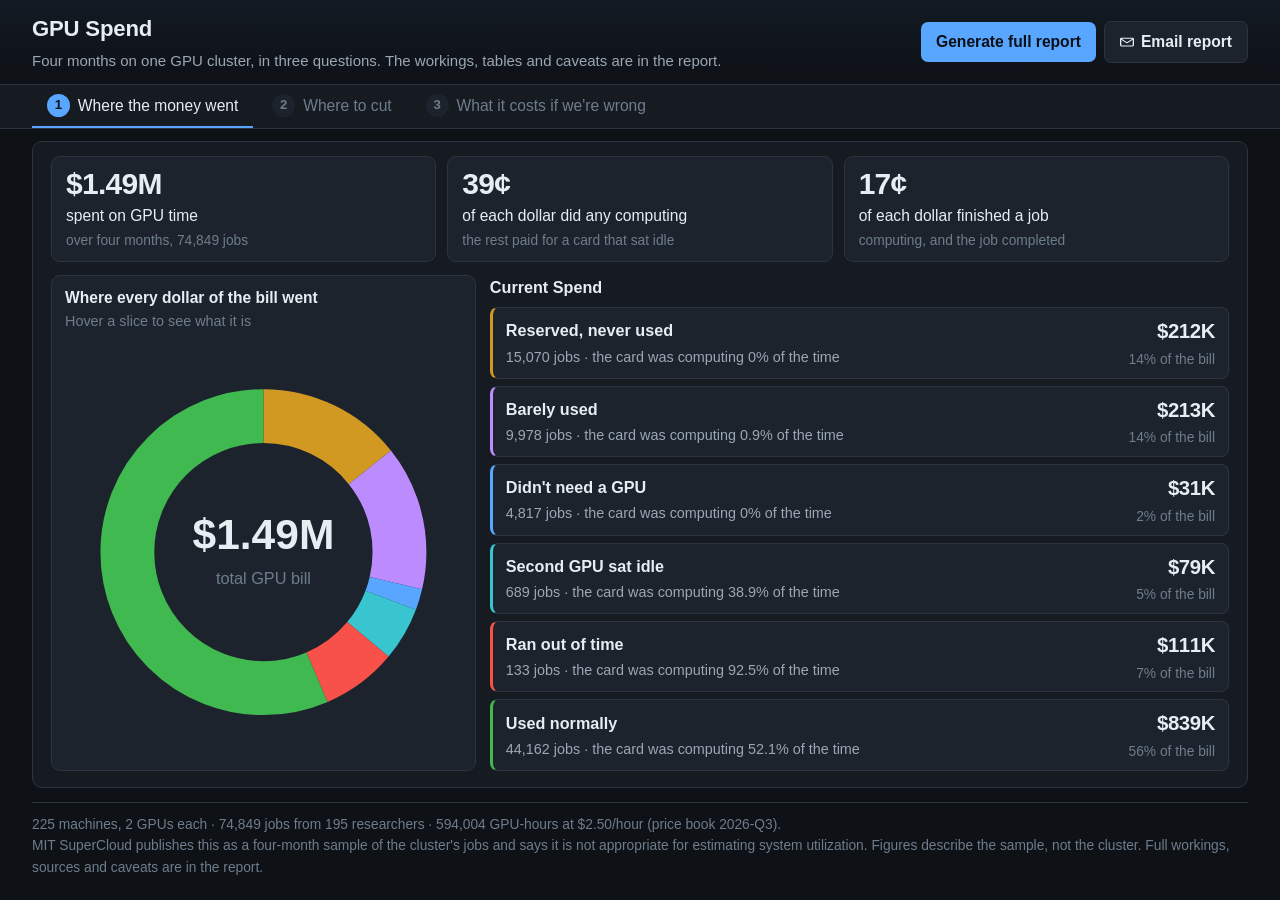
<file: track-2/Shruti's dashboard/index.html>
<!DOCTYPE html>
<html lang="en">
<head>
<meta charset="utf-8">
<meta name="viewport" content="width=device-width, initial-scale=1">
<title>GPU Spend</title>
<link rel="stylesheet" href="styles.css">
</head>
<body>

<header class="top">
  <div>
    <h1 id="title"></h1>
    <p class="sub" id="subtitle"></p>
  </div>
  <div class="top-actions">
    <button id="report-btn" class="btn-report">Generate full report</button>
    <button id="email-btn" class="btn-email" type="button" title="Open a mail draft with the briefing and download the full report to attach">
      <svg viewBox="0 0 16 16" width="14" height="14" aria-hidden="true">
        <path fill="currentColor" d="M1.5 3h13A1.5 1.5 0 0 1 16 4.5v7A1.5 1.5 0 0 1 14.5 13h-13A1.5 1.5 0 0 1 0 11.5v-7A1.5 1.5 0 0 1 1.5 3Zm.4 1.3 6.1 4.07L14.1 4.3H1.9Zm12.6 1.16-5.66 3.77a1.5 1.5 0 0 1-1.68 0L1.5 5.46V11.5a.5.5 0 0 0 .5.5h12a.5.5 0 0 0 .5-.5V5.46Z"/>
      </svg>
      Email report
    </button>
  </div>
</header>

<div class="tabs" role="tablist" id="tabs">
  <button role="tab" class="tab" data-tile="tile1" aria-selected="true">
    <b>1</b><span>Where the money went</span>
  </button>
  <button role="tab" class="tab" data-tile="tile2" aria-selected="false">
    <b>2</b><span>Where to cut</span>
  </button>
  <button role="tab" class="tab" data-tile="tile3" aria-selected="false">
    <b>3</b><span>What it costs if we're wrong</span>
  </button>
</div>

<main>

  <!-- ===================================================== TILE 1 ========= -->
  <section class="tile" id="tile1" role="tabpanel">
    <div class="kpis" id="t1-kpis"></div>

    <!-- Tabs 1 and 2 share this layout exactly, so the same bucket sits in the same
         place on both and the CFO can read across from spend to proposal. -->
    <div class="two-col">
      <figure class="fig">
        <figcaption><b>Where every dollar of the bill went</b>
          <span class="fig-hint">Hover a slice to see what it is</span></figcaption>
        <div class="donut-wrap">
          <svg id="c-donut" viewBox="0 0 280 280" role="img"></svg>
        </div>
      </figure>

      <div class="col">
        <h3>Current Spend</h3>
        <div class="rows" id="t1-buckets"></div>
      </div>
    </div>
  </section>

  <!-- ===================================================== TILE 2 ========= -->
  <section class="tile" id="tile2" role="tabpanel" hidden>
    <div class="kpis" id="t2-kpis"></div>

    <div class="two-col">
      <figure class="fig">
        <figcaption><b>The same wheel, with the cut hatched out</b>
          <span class="fig-hint">Hover a slice to see what it is</span></figcaption>
        <div class="donut-wrap">
          <svg id="t2-wheel" viewBox="0 0 280 280" role="img"></svg>
        </div>
      </figure>

      <div class="col">
        <h3>Proposed Actions</h3>
        <div class="rows" id="t2-actions"></div>
      </div>
    </div>
  </section>

  <!-- ===================================================== TILE 3 ========= -->
  <section class="tile" id="tile3" role="tabpanel" hidden>
    <div class="kpis" id="t3-kpis"></div>

    <div class="col">
      <h3>Four calls, and what happens if we get them wrong</h3>
      <div class="rows" id="t3-risks"></div>
    </div>
  </section>

  <!-- ====================================================== REPORT ======== -->
  <section id="report" hidden>
    <div class="report-toolbar">
      <button id="report-close" class="btn-plain">&larr; Back to dashboard</button>
      <span class="report-title">Full analysis</span>
      <span class="report-actions">
        <button id="report-md" class="btn-plain">Download (.md)</button>
        <button id="report-email" class="btn-plain">Email report</button>
        <button id="report-print" class="btn-plain">Print / PDF</button>
      </span>
    </div>
    <div id="report-body"></div>
  </section>

  <footer id="footer"></footer>
</main>

<script src="app.js"></script>
</body>
</html>
</file>
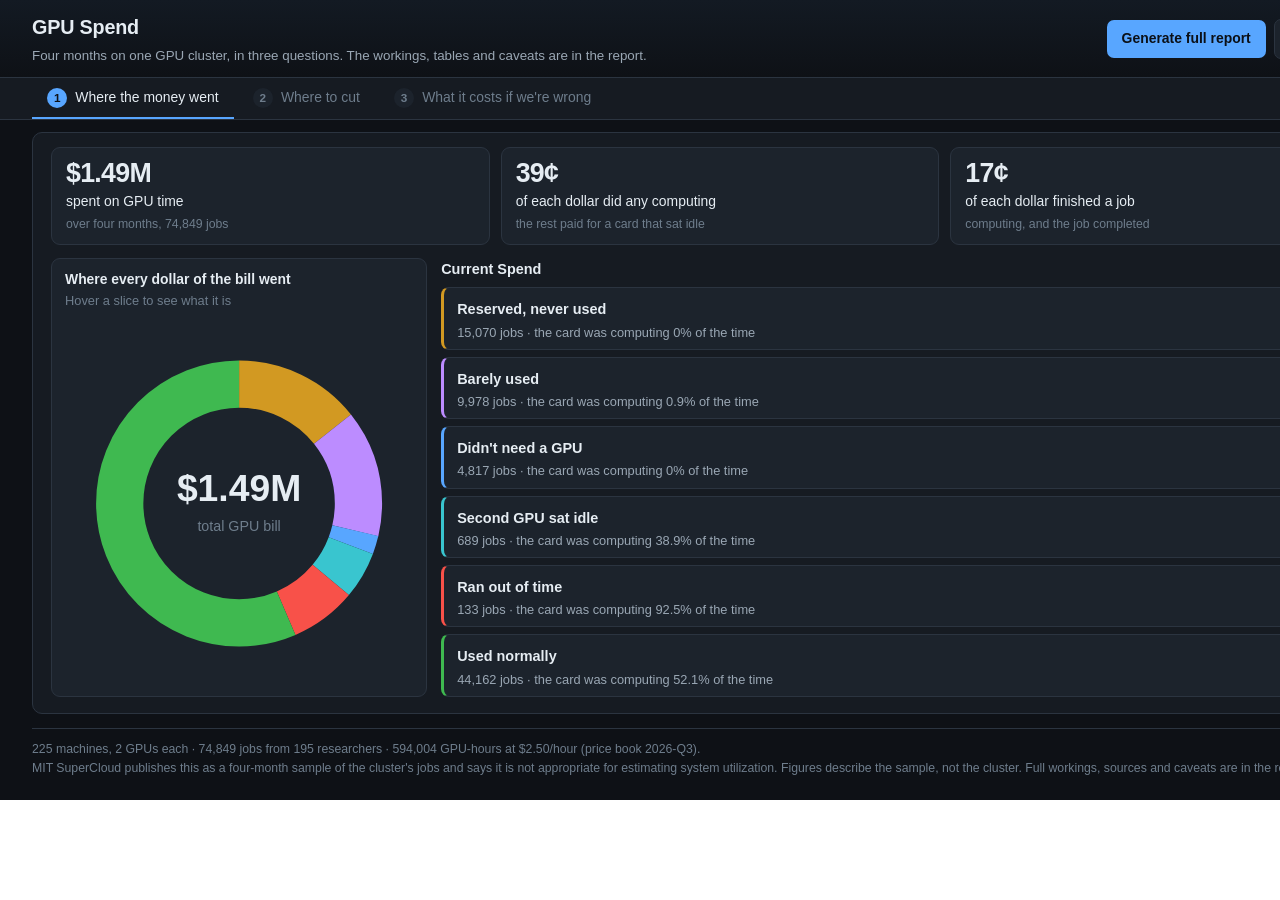
<file: track-2/Shruti's dashboard/_measure.html>
<!DOCTYPE html>
<!-- Scratch harness: loads index.html in a fixed-size frame and reports where each
     block ends, so the "fits in one fold" claim can be checked instead of eyeballed.
     Not part of the dashboard. Delete when done. -->
<html><head><meta charset="utf-8"><title>measuring</title></head>
<body style="margin:0">
<script>
const q = new URLSearchParams(location.search);
const W = +(q.get("w") || 1440), H = +(q.get("h") || 800);
const frame = document.createElement("iframe");
frame.style.cssText = `width:${W}px;height:${H}px;border:0`;
frame.src = "index.html#" + (q.get("tab") || "tile1");
frame.onload = () => {
  const d = frame.contentDocument;
  const started = Date.now();
  const tick = () => {
    const ready = d.getElementById("title") && d.getElementById("title").textContent.trim();
    if (!ready && Date.now() - started < 8000) { setTimeout(tick, 50); return; }
    if (q.get("report")) d.getElementById("report-btn").click();
    if (q.get("scroll")) d.querySelector("main").scrollTop = +q.get("scroll");
    const main = d.querySelector("main");
    const out = [`viewport=${W}x${H}`, `page=${d.documentElement.scrollHeight}`,
      `scroll=${Math.max(0, main.scrollHeight - main.clientHeight)}`];
    const box = (label, e) => {
      if (!e) return;
      const r = e.getBoundingClientRect();
      out.push(`${label}:${Math.round(r.top)}->${Math.round(r.bottom)}`);
    };
    box("header", d.querySelector(".top"));
    box("tabs", d.querySelector(".tabs"));
    const tab = [...d.querySelectorAll(".tile")].find((t) => !t.hasAttribute("hidden"));
    box("tab", tab);
    box("kpis", tab && tab.querySelector(".kpis"));
    box("rows", tab && tab.querySelector(".rows"));
    box("footer", d.querySelector("footer"));
    const svg = tab && tab.querySelector(".donut-wrap svg");
    if (svg) {
      const r = svg.getBoundingClientRect();
      out.push(`wheel=${Math.round(r.width)}x${Math.round(r.height)}`);
    }
    const rows = tab ? [...tab.querySelectorAll(".row")] : [];
    if (rows.length) {
      const hs = rows.map((e) => Math.round(e.getBoundingClientRect().height));
      out.push(`rows=${rows.length}@${[...new Set(hs)].join(",")}px`);
    }
    if (tab) out.push(`slack=${Math.round(H - d.querySelector("footer").getBoundingClientRect().bottom)}`);
    const px = (sel) => {
      const e = tab ? tab.querySelector(sel) : null;
      return e ? Math.round(parseFloat(frame.contentWindow.getComputedStyle(e).fontSize) * 10) / 10 : "-";
    };
    const btn = d.querySelector(".btn-report");
    const bcs = btn ? frame.contentWindow.getComputedStyle(btn) : null;
    out.push(`type: base=${Math.round(parseFloat(frame.contentWindow.getComputedStyle(d.documentElement).fontSize) * 10) / 10}`
      + ` kpi=${px(".kpi strong")} title=${px(".row-title")} sub=${px(".row-sub")} note=${px(".row-note, .level")}`
      + (bcs ? ` btn=${Math.round(parseFloat(bcs.fontSize) * 10) / 10}/${bcs.padding}` : ""));
    if (q.get("why")) {
      const w = frame.contentWindow;
      [["body", d.body], ["main", d.querySelector("main")], ["tile", tab],
        ["two-col", tab.querySelector(".two-col")], ["col", tab.querySelector(".col")],
        ["rows", tab.querySelector(".rows")]].forEach(([n, e]) => {
        if (!e) return;
        const cs = w.getComputedStyle(e);
        out.push(`\n  ${n}: h=${e.offsetHeight} minH=${cs.minHeight} flex=${cs.flexGrow}/${cs.flexShrink}/${cs.flexBasis}`);
      });
    }
    document.title = out.join("  ");
  };
  tick();
};
document.body.append(frame);
</script>
</body></html>
</file>
<file: track-2/Shruti's dashboard/styles.css>
:root {
  --bg: #0e1116;
  --panel: #161b22;
  --panel-2: #1c232c;
  --line: #2b3440;
  --ink: #e6edf3;
  --ink-dim: #9aa7b4;
  --ink-faint: #6e7d8c;
  --good: #3fb950;
  --bad: #f85149;
  --warn: #d29922;
  --accent: #58a6ff;

  /* Fluid type. One base size drives every piece of text on the page. Height is the
     limiter on a tab (the fold is a vertical budget), width is the limiter on a
     stacked phone, so the preferred size is the tighter of the two. ~13.5px at
     1280×720, 15px at 1440×800, 20px at 1920×1080, 24px at 2560×1440. Every size
     below is a multiple of this, so they all move together.
     Button padding stays in px — only the label inside the button scales. */
  --fs: clamp(11.5px, min(0.5px + 1.81vh, 8px + 0.7vw), 24px);
}

* { box-sizing: border-box; }

html { font-size: var(--fs); }

/* App shell: the page itself never scrolls, `main` does. That gives the flex chain
   below — main > tile > two-col > rows — a definite height to divide up, so a tab
   fills the viewport exactly instead of leaving dead space under it. With only a
   `min-height` here the chain would grow to fit its content instead of shrinking. */
body {
  margin: 0;
  height: 100vh;
  overflow: hidden;
  display: flex;
  flex-direction: column;
  background: var(--bg);
  color: var(--ink);
  font: 1rem/1.55 -apple-system, BlinkMacSystemFont, "Segoe UI", Helvetica, Arial, sans-serif;
}
code { font-family: ui-monospace, SFMono-Regular, Menlo, monospace; font-size: 0.92em; }

/* ------------------------------------------------------------------ header */
.top {
  display: flex; justify-content: space-between; align-items: center; gap: 24px;
  padding: 12px 32px 11px;
  border-bottom: 1px solid var(--line);
  background: linear-gradient(180deg, #131a23, var(--bg));
}
h1 { margin: 0; font-size: 1.32rem; letter-spacing: -0.2px; max-width: 74ch; }
.sub { margin: 3px 0 0; color: var(--ink-dim); font-size: 0.893rem; }

.top-actions { display: flex; flex: none; align-items: center; gap: 8px; }
.btn-report {
  flex: none; background: var(--accent); color: #0b1017; border: 0; border-radius: 7px;
  font: inherit; font-size: 0.93rem; font-weight: 600; padding: 8px 15px; cursor: pointer;
  white-space: nowrap;
}
.btn-report:hover { background: #79b8ff; }
.btn-email {
  flex: none; display: inline-flex; align-items: center; gap: 7px;
  background: var(--panel-2); color: var(--ink); border: 1px solid var(--line);
  border-radius: 7px; font: inherit; font-size: 0.93rem; font-weight: 600;
  padding: 8px 15px; cursor: pointer; white-space: nowrap;
}
.btn-email:hover { border-color: var(--accent); color: var(--accent); }
.btn-plain {
  background: var(--panel-2); color: var(--ink-dim); border: 1px solid var(--line);
  border-radius: 6px; font: inherit; font-size: 0.93rem; padding: 7px 13px; cursor: pointer;
}
.btn-plain:hover { color: var(--ink); border-color: var(--ink-faint); }

/* -------------------------------------------------------------------- tabs */
.tabs {
  display: flex; gap: 4px; padding: 0 32px;
  border-bottom: 1px solid var(--line);
  background: var(--panel);
  position: sticky; top: 0; z-index: 10;
}
.tab {
  display: flex; align-items: center; gap: 8px;
  background: none; border: 0; border-bottom: 2px solid transparent;
  color: var(--ink-faint); font: inherit; font-size: 0.93rem;
  padding: 9px 15px 8px; cursor: pointer;
}
.tab b {
  display: inline-flex; align-items: center; justify-content: center;
  /* sized in em so the badge grows with its own digit */
  width: 1.73em; height: 1.73em; border-radius: 50%;
  background: var(--panel-2); color: var(--ink-faint);
  font-size: 0.786rem; font-weight: 600;
}
.tab:hover { color: var(--ink-dim); }
.tab[aria-selected="true"] { color: var(--ink); border-bottom-color: var(--accent); }
.tab[aria-selected="true"] b { background: var(--accent); color: #0e1116; }
.tile[hidden] { display: none; }

main {
  flex: 1; min-height: 0; overflow-y: auto;
  display: flex; flex-direction: column;
  padding: 12px 32px 22px;
}

/* ------------------------------------------------------------------- tiles */
/* Every tab has to land inside one screen fold, so the chrome here is tight on
   purpose. Anything that wants more room belongs in the report. */
.tile {
  flex: 1; min-height: 0;
  display: flex; flex-direction: column;
  background: var(--panel);
  border: 1px solid var(--line);
  border-radius: 10px;
  padding: 14px 18px 16px;
  margin-bottom: 14px;
  scroll-margin-top: 46px;
}
h2 { margin: 0 0 3px; font-size: 1.21rem; letter-spacing: -0.2px; }
h3 { margin: 0 0 7px; font-size: 0.964rem; }
h4 { margin: 0 0 8px; font-size: 0.964rem; color: var(--ink-dim); }

/* The diagram panel's width follows its own height, never its neighbour's content, so
   the list beside it can never squeeze or stretch the wheel — and the panel has no
   leftover space inside it. Tabs 1 and 2 use this identically. */
.two-col {
  flex: 1; min-height: 0;
  display: grid; grid-template-columns: auto minmax(0, 1fr);
  gap: 14px; align-items: stretch;
}
.two-col > .fig { aspect-ratio: 6 / 7; min-width: 21rem; max-width: 900px; }
.col { min-height: 0; display: flex; flex-direction: column; }
.tile > .col { flex: 1; }

.callout {
  margin-top: 16px; padding: 12px 15px;
  border-left: 3px solid var(--accent); background: var(--panel-2);
  border-radius: 0 6px 6px 0; font-size: 1rem; color: var(--ink-dim);
}
.callout strong { color: var(--ink); }
.warnbox { border-left-color: var(--warn); }

/* ------------------------------------------ the three numbers on every tab */
.kpis {
  display: grid; grid-template-columns: repeat(auto-fit, minmax(15rem, 1fr));
  gap: 11px; margin-bottom: 13px;
}
.kpi {
  background: var(--panel-2); border: 1px solid var(--line); border-radius: 9px;
  padding: 11px 14px 10px;
}
.kpi strong {
  display: block; font-size: 1.786rem; line-height: 1.1; letter-spacing: -0.7px;
  font-variant-numeric: tabular-nums;
}
.kpi-label { display: block; font-size: 0.93rem; margin-top: 3px; }
.kpi-sub { display: block; font-size: 0.821rem; color: var(--ink-faint); margin-top: 2px; }

/* ------------------------------------------- one action or risk per row */
/* Equal-height rows that share whatever vertical space is going, so six rows on
   tab 1 line up with six rows on tab 2 and neither list leaves a gap. The floor is in
   rem so a row can never end up shorter than the text inside it. */
.rows {
  flex: 1; min-height: 0;
  display: grid; grid-auto-rows: minmax(3.2rem, 1fr); gap: 7px;
}
.row {
  display: grid; grid-template-columns: minmax(0, 1fr) 10.15rem; gap: 14px; align-items: center;
  background: var(--panel-2); border: 1px solid var(--line);
  border-left: 3px solid var(--ink-faint); border-radius: 8px; padding: 8px 13px;
  overflow: hidden;
}
.row-main { min-width: 0; }
.row-title { display: block; font-size: 0.964rem; font-weight: 600; }
.row-sub { display: block; font-size: 0.857rem; color: var(--ink-dim); margin-top: 2px; }
.row-sub i { font-style: normal; color: var(--ink-faint); }
/* On the comparison tabs a row is one line high, so long text truncates rather than
   reflowing and changing the geometry the two tabs are meant to share. */
.two-col .row-sub { white-space: nowrap; overflow: hidden; text-overflow: ellipsis; }
.row-figs { text-align: right; font-variant-numeric: tabular-nums; }
.row-figs strong { display: block; font-size: 1.214rem; letter-spacing: -0.4px; }
/* Both comparison tabs put exactly one of these under the figure, so their rows are
   the same height to the pixel. Confidence is carried by colour, not by a taller pill. */
.row-note { display: block; font-size: 0.821rem; line-height: 1.45; color: var(--ink-faint); margin-top: 2px; }
.row-note.high { color: #7ee787; }
.row-note.medium { color: #e3b341; }
.row-note.low { color: #ffb4ae; }
.row-figs .level { display: inline-block; margin-top: 3px; }
.level { font-size: 0.786rem; padding: 2px 8px; border-radius: 9px; text-transform: lowercase; }
.level-safe { border-left-color: var(--good); }
.level-safe .level { background: #1d3b24; color: #7ee787; }
.level-risky { border-left-color: var(--warn); }
.level-risky .level { background: #3a3117; color: #e3b341; }
.level-needs-people { border-left-color: var(--accent); }
.level-needs-people .level { background: #16324d; color: #9ecbff; }
.level-not-a-saving { border-left-color: var(--bad); }
.level-not-a-saving .level { background: #3d211f; color: #ffb4ae; }

/* ------------------------------------------------------------------ figures */
.fig {
  margin: 0; min-height: 0;
  display: flex; flex-direction: column;
  background: var(--panel-2); border: 1px solid var(--line);
  border-radius: 9px; padding: 10px 13px 9px;
}
.fig figcaption { font-size: 0.857rem; color: var(--ink-faint); margin-bottom: 6px; max-width: 80ch; }
.fig figcaption b { color: var(--ink); font-size: 0.929rem; font-weight: 600; }
.fig-hint { display: block; }
/* Exactly two lines are reserved, so a caption that wraps at one width cannot make
   tab 2's wheel a different size from tab 1's. In rem, so the reservation still holds
   two lines once the text scales up. */
.two-col > .fig figcaption { height: 3rem; overflow: hidden; }

/* The wheel is taken out of the flow so its intrinsic size cannot stop the tab from
   shrinking. It fills this box, letterboxed square and centred by its own viewBox. */
.donut-wrap { flex: 1; min-height: 0; position: relative; }
.donut-wrap svg { position: absolute; inset: 0; width: 100%; height: 100%; }
.wheel-hit { cursor: help; }
.donut-wrap.is-guiding .wheel-slice { opacity: 0.38; }
.donut-wrap.is-guiding .wheel-slice.is-hot { opacity: 1; }
.wheel-slice.is-hot .wheel-hit { fill: rgba(255, 255, 255, 0.07); stroke: #e6edf3; stroke-width: 1.25; }
.row.is-hot { background: #222a34; border-color: #3d4a58; }
.wheel-tip {
  position: fixed; z-index: 20; pointer-events: none;
  max-width: min(17.5rem, calc(100% - 16px));
  padding: 9px 11px 8px;
  background: #12181f; color: var(--ink);
  border: 1px solid #3d4a58; border-radius: 8px;
  box-shadow: 0 8px 24px rgba(0, 0, 0, 0.45);
  font-size: 0.821rem; line-height: 1.4;
}
.wheel-tip[hidden] { display: none; }
.wheel-tip-name {
  display: flex; align-items: center; gap: 7px;
  font-size: 0.929rem; font-weight: 600;
}
.wheel-tip-plain { display: block; color: var(--ink-dim); margin-top: 5px; }
.wheel-tip-figs {
  display: block; margin-top: 7px; font-variant-numeric: tabular-nums;
  color: var(--ink); font-weight: 600;
}
.wheel-tip-sub { display: block; color: var(--ink-faint); margin-top: 3px; font-size: 0.786rem; }

/* ---------------------------------------------------------- the metric spine */
.spine { display: flex; flex-direction: column; gap: 9px; }
.spine-row {
  display: grid; grid-template-columns: minmax(14.3rem, 1.05fr) minmax(15.7rem, 1.5fr) 13.6rem;
  gap: 18px; align-items: start;
  background: var(--panel-2);
  border: 1px solid var(--line);
  border-left: 3px solid var(--ink-faint);
  border-radius: 8px; padding: 13px 15px;
}
.spine-name { display: block; font-size: 1.036rem; font-weight: 600; }
.spine-plain { display: block; font-size: 0.893rem; color: var(--ink-faint); margin-top: 3px; }
.spine-track {
  position: relative; height: 12px; background: #131a21;
  border-radius: 3px; overflow: hidden; margin-top: 4px;
}
.spine-fill { position: absolute; left: 0; top: 0; height: 100%; border-radius: 3px; }
.spine-fill.ghost { background: #2b3440; }
.spine-fill.cut { box-shadow: 0 0 0 1px rgba(0,0,0,0.3); }
.spine-note { font-size: 0.893rem; color: var(--ink-dim); margin-top: 8px; }
.spine-note.dim { color: var(--ink-faint); }
.spine-note b { color: var(--ink); }
.spine-figs { text-align: right; font-variant-numeric: tabular-nums; }
.spine-figs strong { font-size: 1.429rem; display: block; letter-spacing: -0.5px; }
.spine-figs span { font-size: 0.857rem; color: var(--ink-faint); display: block; margin-top: 2px; }
.cut-val { color: var(--good); }
.none-val { color: var(--ink-faint); }
.cost-val { color: var(--bad); margin-top: 6px; }

.conf { font-size: 0.786rem; padding: 1px 6px; border-radius: 9px; }
.conf-high { background: #1d3b24; color: #7ee787; }
.conf-medium { background: #3a3117; color: #e3b341; }
.conf-low { background: #3d211f; color: #ffb4ae; }
.conf-not { background: #222a34; color: var(--ink-faint); }

.risk { font-size: 0.786rem; padding: 2px 7px; border-radius: 9px; display: inline-block; margin-bottom: 4px; }
.risk-high { background: #3d211f; color: #ffb4ae; }
.risk-medium { background: #3a3117; color: #e3b341; }
.risk-low { background: #1d3b24; color: #7ee787; }
.risk-not-a-cut { background: #222a34; color: var(--ink-faint); }

/* ---------------------------------------------------------- estimate bars */
.bars { display: flex; flex-direction: column; gap: 10px; }
.bar-row { display: grid; grid-template-columns: 6.4rem 1fr 12.9rem; align-items: center; gap: 14px; }
.bar-name { font-size: 0.857rem; color: var(--ink-dim); text-transform: uppercase; letter-spacing: 0.4px; }
.bar-track { position: relative; height: 34px; background: var(--panel-2); border-radius: 5px; overflow: hidden; }
.bar-fill { height: 100%; border-radius: 5px 0 0 5px; }
.bar-fill.low { background: #7d2620; }
.bar-fill.point { background: #1f6f2c; }
.bar-fill.high { background: #1b4f6b; }
.bar-target { position: absolute; top: 0; bottom: 0; width: 2px; background: var(--warn); }
.bar-target::after {
  content: "20% target"; position: absolute; top: -1px; left: 6px;
  font-size: 0.75rem; color: var(--warn); white-space: nowrap;
}
.bar-value { font-variant-numeric: tabular-nums; }
.bar-value strong { font-size: 1.214rem; }
.bar-value span { color: var(--ink-faint); font-size: 0.857rem; display: block; }
.bar-basis { grid-column: 2 / 4; margin-top: -4px; color: var(--ink-faint); font-size: 0.893rem; }

figure { margin: 0; }
figcaption { font-size: 0.893rem; color: var(--ink-dim); margin-bottom: 6px; }
svg { width: 100%; height: auto; display: block; }

/* ------------------------------------------------------ the generated report */
#report { margin-bottom: 26px; }
#report[hidden] { display: none; }
.report-toolbar {
  display: flex; align-items: center; gap: 14px;
  padding: 11px 0 15px; margin-bottom: 18px; border-bottom: 1px solid var(--line);
  position: sticky; top: 0; background: var(--bg); z-index: 5;
}
.report-title { font-size: 0.929rem; color: var(--ink-faint); text-transform: uppercase; letter-spacing: 0.6px; }
.report-actions { margin-left: auto; display: flex; gap: 8px; }
.report-meta { color: var(--ink-faint); font-size: 0.893rem; margin: 0 0 26px; }
#report-body > .r-h1 { font-size: 1.857rem; margin: 0 0 10px; max-width: 46ch; }
.r-h2 {
  font-size: 1.357rem; margin: 42px 0 10px; padding-bottom: 8px;
  border-bottom: 1px solid var(--line);
}
.r-h3 { font-size: 1.071rem; margin: 26px 0 10px; color: var(--ink); }
.r-h4 { font-size: 0.929rem; margin: 0 0 8px; color: var(--ink-dim); font-weight: 600; }
.r-p { font-size: 0.964rem; color: var(--ink-dim); margin: 0 0 16px; max-width: 95ch; }
.r-p.dim { color: var(--ink-faint); font-size: 0.893rem; }
.r-charts { display: grid; grid-template-columns: repeat(auto-fit, minmax(24.3rem, 1fr)); gap: 16px; }
tr.safe-row td { background: rgba(63, 185, 80, 0.06); }
td.bad-cell { color: #ffb4ae; }
td i { color: var(--ink-faint); font-style: normal; font-size: 0.821rem; }

/* ------------------------------------------------------------------- cards */
.cards { display: grid; grid-template-columns: repeat(auto-fit, minmax(21.4rem, 1fr)); gap: 16px; }
.card {
  background: var(--panel-2); border: 1px solid var(--line); border-left-width: 3px;
  border-radius: 8px; padding: 16px 17px;
}
.card.risk-medium { border-left-color: var(--warn); background: var(--panel-2); }
.card h4 { margin: 0 0 10px; font-size: 1.036rem; color: var(--ink); }
.opt-row {
  display: flex; justify-content: space-between; gap: 12px; padding: 7px 0;
  border-bottom: 1px solid var(--line); font-size: 0.964rem;
}
.opt-row:last-of-type { border-bottom: 0; }
.opt-val { font-variant-numeric: tabular-nums; white-space: nowrap; }
.dimval { color: var(--ink-faint); }
.badge { font-size: 0.75rem; padding: 1px 6px; border-radius: 9px; margin-left: 7px; white-space: nowrap; }
.badge.overstates, .badge.true { background: #3d211f; color: #ffb4ae; }
.badge.defensible { background: #1d3b24; color: #7ee787; }
.costline { margin: 11px 0 0; font-size: 0.929rem; color: var(--ink-dim); }
.costline b { color: var(--bad); }
.defence {
  margin: 11px 0 0; padding-top: 10px; border-top: 1px solid var(--line);
  font-size: 0.893rem; color: var(--ink-faint);
}

/* ------------------------------------------------------------------ tables */
.split { display: grid; grid-template-columns: repeat(auto-fit, minmax(27.9rem, 1fr)); gap: 24px; margin-top: 8px; }
table { width: 100%; border-collapse: collapse; font-size: 0.929rem; }
th, td { text-align: right; padding: 7px 8px; border-bottom: 1px solid var(--line); font-variant-numeric: tabular-nums; }
th { color: var(--ink-faint); font-weight: 600; font-size: 0.821rem; text-transform: uppercase; letter-spacing: 0.4px; }
th:first-child, td:first-child { text-align: left; font-variant-numeric: normal; }
th:nth-child(2), td:nth-child(2) { text-align: left; }
td.node { font-family: ui-monospace, SFMono-Regular, Menlo, monospace; font-size: 0.857rem; }
td.wrap { white-space: normal; font-size: 0.893rem; color: var(--ink-dim); }
tr.owned td { background: rgba(210, 153, 34, 0.07); }
.flag { color: var(--warn); font-size: 0.821rem; }
.dot { width: 8px; height: 8px; border-radius: 50%; display: inline-block; margin-right: 7px; }

/* ------------------------------------------------------------------ limits */
.limits { display: grid; gap: 12px; }
.limit {
  display: grid; grid-template-columns: minmax(12.9rem, 19rem) 1fr; gap: 18px;
  padding-bottom: 12px; border-bottom: 1px solid var(--line);
}
.limit:last-child { border-bottom: 0; padding-bottom: 0; }
.limit b { font-size: 0.964rem; }
.limit p { margin: 0; color: var(--ink-dim); font-size: 0.964rem; }

footer { color: var(--ink-faint); font-size: 0.821rem; line-height: 1.55; border-top: 1px solid var(--line); padding-top: 11px; }

/* Below this the two columns cannot both be useful, so the page goes back to
   stacking and scrolling normally: rows size to their text and nothing is clipped. */
@media (max-width: 1080px) {
  body { height: auto; min-height: 100vh; overflow: visible; }
  main { overflow: visible; }
  main, .tile, .two-col, .rows, .fig, .donut-wrap { min-height: auto; }
  main, .tile, .two-col, .rows { flex: none; }
  .two-col { grid-template-columns: 1fr; }
  .rows { grid-auto-rows: auto; }
  .two-col .row-sub { white-space: normal; }
  /* Release the height-driven panel: stacked, it would be as tall as the column is
     wide, leaving a huge empty box around the wheel. */
  .two-col > .fig { aspect-ratio: auto; min-width: 0; max-width: none; }
  .two-col > .fig figcaption { height: auto; }
  .donut-wrap {
    position: static; margin: 0 auto;
    width: min(100%, 340px); aspect-ratio: 1;
  }
  .donut-wrap svg { position: static; width: 100%; height: 100%; }
}

@media (max-width: 860px) {
  .spine-row, .row { grid-template-columns: 1fr; gap: 10px; }
  .spine-figs, .row-figs { text-align: left; }
  .bar-row { grid-template-columns: 5.7rem 1fr; }
  .bar-value, .bar-basis { grid-column: 1 / -1; }
  .limit { grid-template-columns: 1fr; gap: 4px; }
  main, .top, .tabs { padding-left: 18px; padding-right: 18px; }
  .top { flex-direction: column; align-items: flex-start; }
  .tabs { overflow-x: auto; }
  .tab { white-space: nowrap; }
  .donut-wrap { grid-template-columns: 1fr; }
  .donut-wrap svg { max-width: 260px; margin: 0 auto; }
}

/* Printing is only ever asked for from the report, so hide the app chrome. Pin the
   scale, since vh-based text would size itself against the screen, not the page. */
@media print {
  :root { --fs: 12px; }
  body { background: #fff; color: #111; height: auto; overflow: visible; }
  .top, .tabs, .report-toolbar, .btn-report, footer { display: none; }
  main { padding: 0; max-width: none; overflow: visible; flex: none; }
  .tile { display: none; }
  .kpi, .fig, .spine-row, .row, .card, .callout { break-inside: avoid; }
  .wheel-tip, .fig-hint { display: none !important; }
  .r-h2 { break-before: page; }
  #report-body > .r-h1 + .report-meta + .r-h2 { break-before: auto; }
}
</file>
